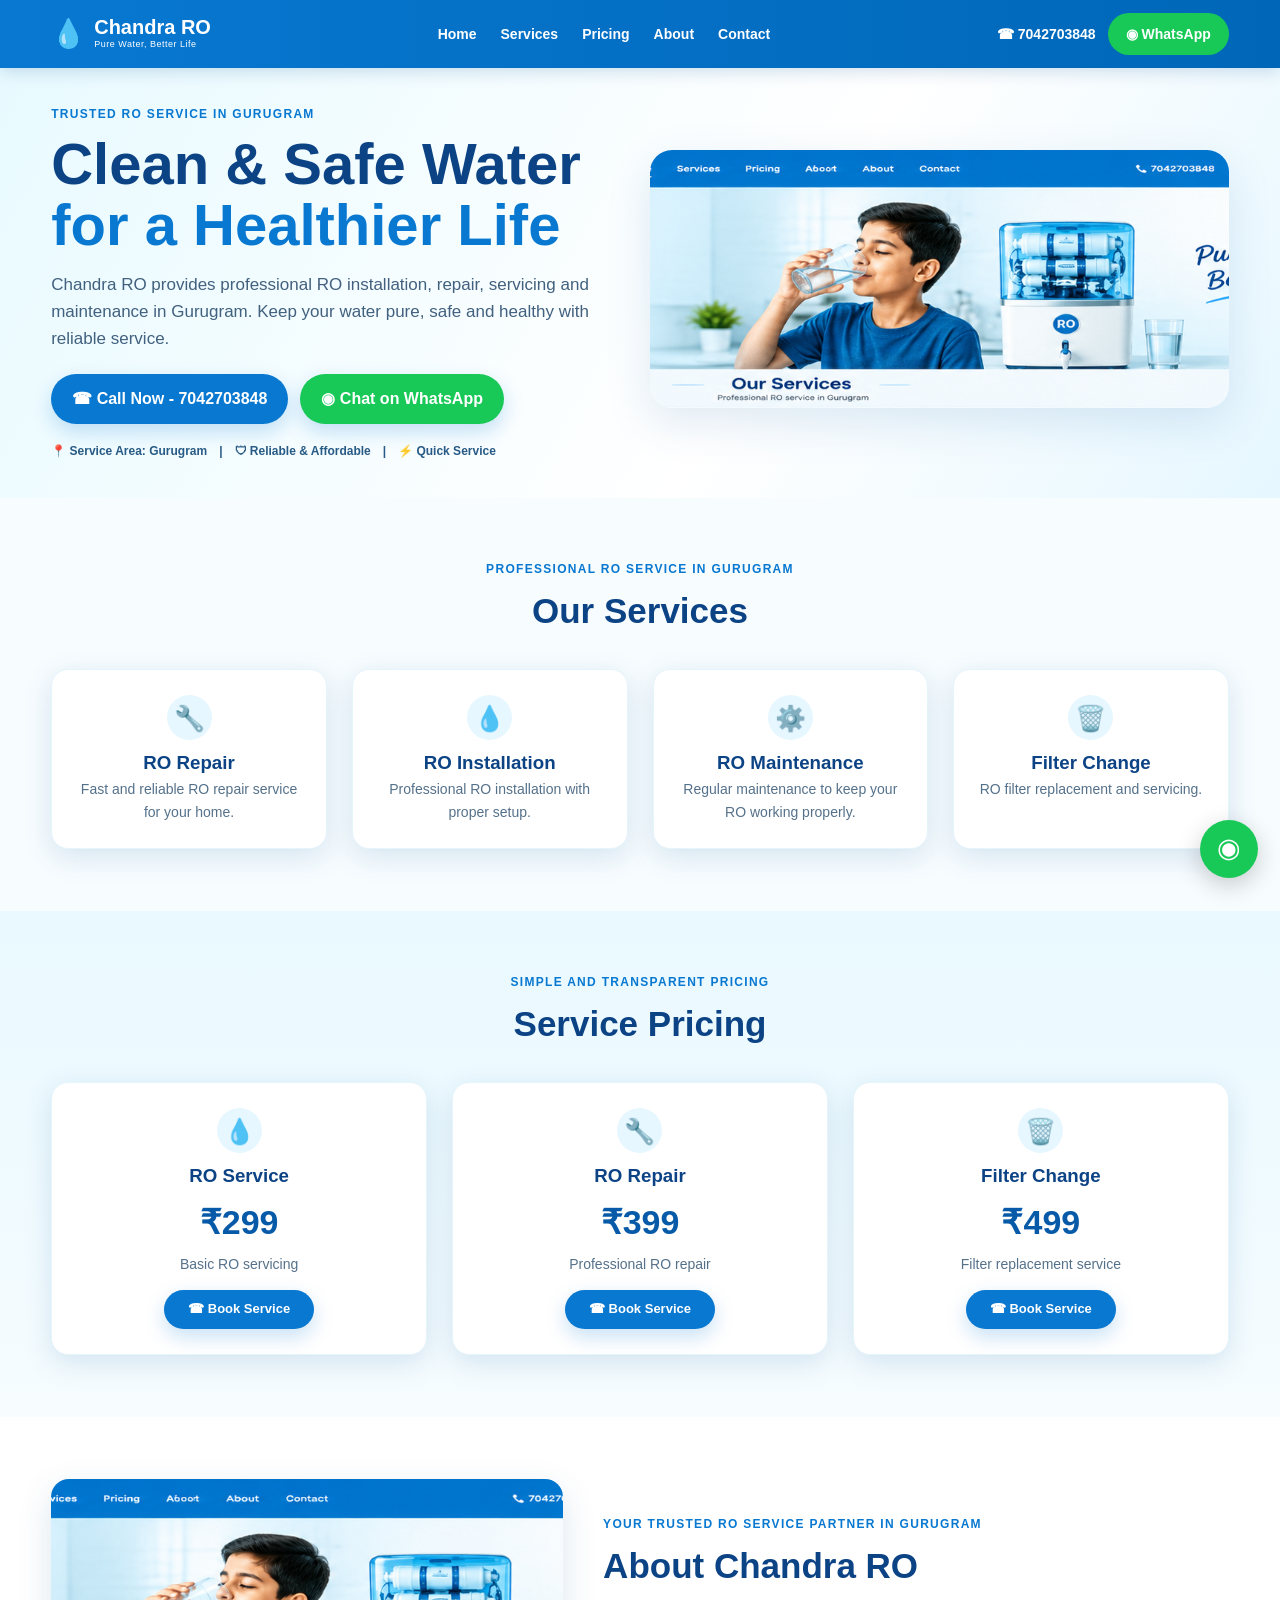
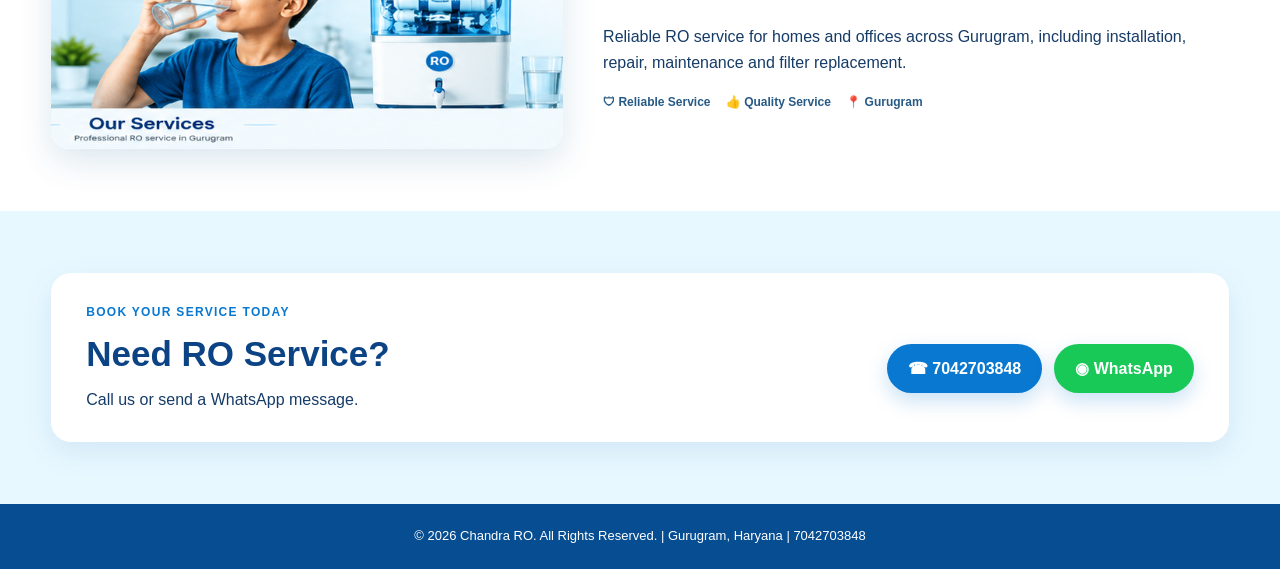
<file: index.html>
<!DOCTYPE html>
<html lang="en">
<head>
<meta charset="UTF-8">
<meta name="viewport" content="width=device-width, initial-scale=1.0">
<meta name="google-site-verification" content="Vr68wD5uhzAJWEFd6uq1p_Ltqs3eL-HKaNSiXG2JEhk">
<title>Chandra RO | RO Service, Repair & Installation in Gurugram</title>
<meta name="description" content="Chandra RO provides RO installation, repair, servicing, maintenance and filter replacement in Gurugram, Haryana. Call 7042703848 or WhatsApp for service.">
<meta name="robots" content="index, follow">
<link rel="stylesheet" href="style.css">
<script type="application/ld+json">
{"@context":"https://schema.org","@type":"LocalBusiness","name":"Chandra RO","telephone":"+91-7042703848","areaServed":"Gurugram, Haryana, India","url":"https://pratikprabhakar200-cmd.github.io/chandra-ro/"}
</script>
</head>
<body>
<header class="topbar"><div class="container nav">
<a class="brand" href="#home">💧 <span><b>Chandra RO</b><small>Pure Water, Better Life</small></span></a>
<nav><a href="#home">Home</a><a href="#services">Services</a><a href="#pricing">Pricing</a><a href="#about">About</a><a href="#contact">Contact</a></nav>
<div class="actions"><a href="tel:+917042703848">☎ 7042703848</a><a class="wa" href="https://wa.me/917042703848" target="_blank">◉ WhatsApp</a></div>
</div></header>

<section class="hero" id="home"><div class="container hero-grid">
<div><p class="eyebrow">TRUSTED RO SERVICE IN GURUGRAM</p><h1>Clean & Safe Water<br><span>for a Healthier Life</span></h1>
<p>Chandra RO provides professional RO installation, repair, servicing and maintenance in Gurugram. Keep your water pure, safe and healthy with reliable service.</p>
<div class="buttons"><a class="btn" href="tel:+917042703848">☎ Call Now - 7042703848</a><a class="wa btn" href="https://wa.me/917042703848" target="_blank">◉ Chat on WhatsApp</a></div>
<div class="trust">📍 Service Area: Gurugram　|　🛡 Reliable & Affordable　|　⚡ Quick Service</div></div>
<div class="hero-img"><img src="hero-ro.png" alt="Boy drinking water beside an RO purifier"></div>
</div></section>

<section class="section" id="services"><div class="container"><p class="eyebrow">PROFESSIONAL RO SERVICE IN GURUGRAM</p><h2>Our Services</h2>
<div class="grid four">
<article class="card"><i>🔧</i><h3>RO Repair</h3><p>Fast and reliable RO repair service for your home.</p></article>
<article class="card"><i>💧</i><h3>RO Installation</h3><p>Professional RO installation with proper setup.</p></article>
<article class="card"><i>⚙️</i><h3>RO Maintenance</h3><p>Regular maintenance to keep your RO working properly.</p></article>
<article class="card"><i>🗑️</i><h3>Filter Change</h3><p>RO filter replacement and servicing.</p></article>
</div></div></section>

<section class="section pricing" id="pricing"><div class="container"><p class="eyebrow">SIMPLE AND TRANSPARENT PRICING</p><h2>Service Pricing</h2>
<div class="grid three">
<article class="card price-card"><i>💧</i><h3>RO Service</h3><strong>₹299</strong><p>Basic RO servicing</p><a class="btn" href="tel:+917042703848">☎ Book Service</a></article>
<article class="card price-card"><i>🔧</i><h3>RO Repair</h3><strong>₹399</strong><p>Professional RO repair</p><a class="btn" href="tel:+917042703848">☎ Book Service</a></article>
<article class="card price-card"><i>🗑️</i><h3>Filter Change</h3><strong>₹499</strong><p>Filter replacement service</p><a class="btn" href="tel:+917042703848">☎ Book Service</a></article>
</div></div></section>

<section class="section about" id="about"><div class="container about-grid"><div class="water"></div><div><p class="eyebrow">YOUR TRUSTED RO SERVICE PARTNER IN GURUGRAM</p><h2>About Chandra RO</h2><p>Reliable RO service for homes and offices across Gurugram, including installation, repair, maintenance and filter replacement.</p><div class="trust">🛡 Reliable Service　 👍 Quality Service　 📍 Gurugram</div></div></div></section>

<section class="section contact" id="contact"><div class="container contact-box"><div><p class="eyebrow">BOOK YOUR SERVICE TODAY</p><h2>Need RO Service?</h2><p>Call us or send a WhatsApp message.</p></div><div class="buttons"><a class="btn" href="tel:+917042703848">☎ 7042703848</a><a class="wa btn" href="https://wa.me/917042703848" target="_blank">◉ WhatsApp</a></div></div></section>

<footer>© 2026 Chandra RO. All Rights Reserved. | Gurugram, Haryana | <a href="tel:+917042703848">7042703848</a></footer>
<a class="float-wa" href="https://wa.me/917042703848" target="_blank" aria-label="WhatsApp">◉</a>
</body></html>
</file>
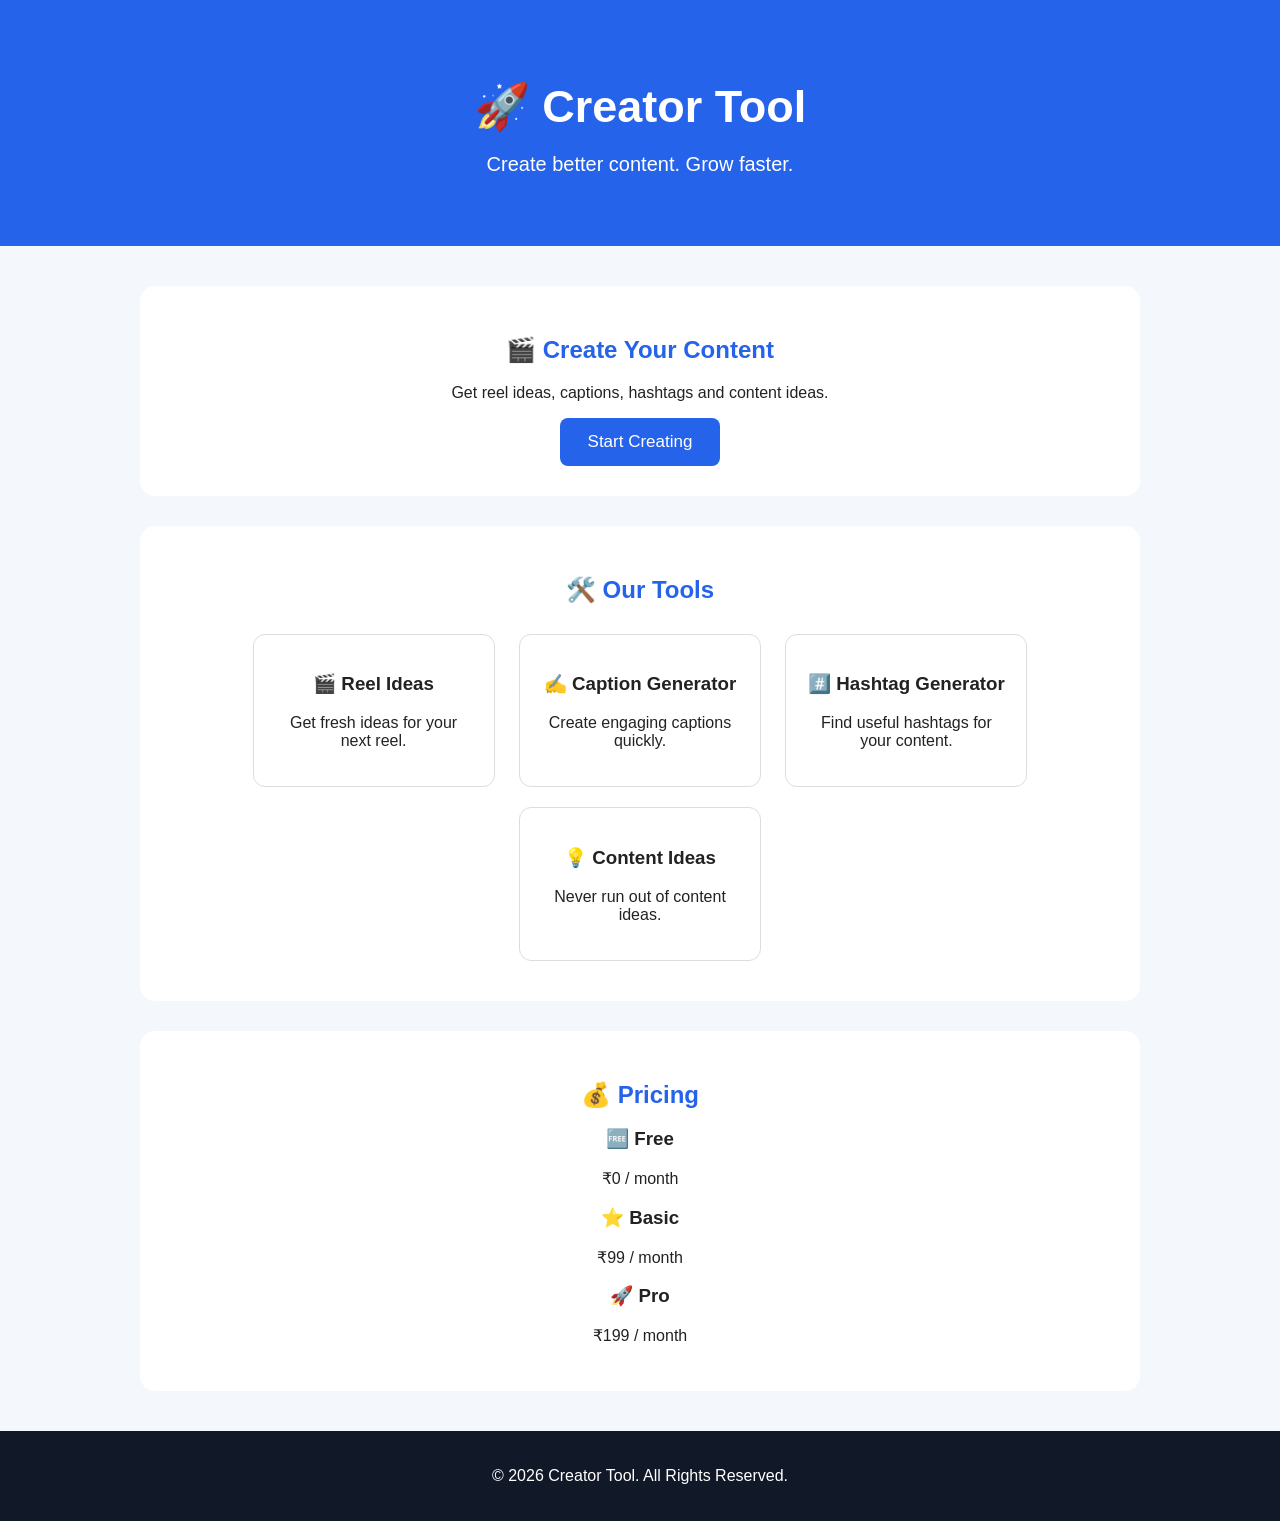
<file: creator-tool.html>
<!DOCTYPE html>
<html lang="en">

<head>

    <meta charset="UTF-8">

    <meta name="viewport" content="width=device-width, initial-scale=1.0">

    <title>Creator Tool</title>

    <link rel="stylesheet" href="creator-style.css">

</head>

<body>

    <header>

        <h1>🚀 Creator Tool</h1>

        <p>Create better content. Grow faster.</p>

    </header>


    <main>

        <section>

            <h2>🎬 Create Your Content</h2>

            <p>
                Get reel ideas, captions, hashtags and content ideas.
            </p>

            <button>Start Creating</button>

        </section>


        <section>

            <h2>🛠️ Our Tools</h2>

            <div>

                <h3>🎬 Reel Ideas</h3>
                <p>Get fresh ideas for your next reel.</p>

            </div>

            <div>

                <h3>✍️ Caption Generator</h3>
                <p>Create engaging captions quickly.</p>

            </div>

            <div>

                <h3>#️⃣ Hashtag Generator</h3>
                <p>Find useful hashtags for your content.</p>

            </div>

            <div>

                <h3>💡 Content Ideas</h3>
                <p>Never run out of content ideas.</p>

            </div>

        </section>


        <section>

            <h2>💰 Pricing</h2>

            <h3>🆓 Free</h3>
            <p>₹0 / month</p>

            <h3>⭐ Basic</h3>
            <p>₹99 / month</p>

            <h3>🚀 Pro</h3>
            <p>₹199 / month</p>

        </section>

    </main>


    <footer>

        <p>© 2026 Creator Tool. All Rights Reserved.</p>

    </footer>


    <script src="creator-script.js"></script>

</body>

</html>
</file>
<file: style.css>
*{margin:0;padding:0;box-sizing:border-box}html{scroll-behavior:smooth}body{font-family:Arial,sans-serif;color:#153b67;background:#f7fcff;line-height:1.6}a{text-decoration:none}.container{width:min(1200px,92%);margin:auto}.topbar{position:sticky;top:0;z-index:20;background:linear-gradient(90deg,#0878d1,#0067b8);color:#fff;box-shadow:0 3px 16px #004c8c30}.nav{min-height:68px;display:flex;align-items:center;justify-content:space-between;gap:20px}.brand{color:#fff;display:flex;gap:8px;align-items:center;font-size:28px}.brand b{display:block;font-size:20px;line-height:1}.brand small{display:block;font-size:9px;letter-spacing:.5px}.nav nav{display:flex;gap:24px}.nav nav a,.actions a{color:#fff;font-weight:bold;font-size:14px}.actions{display:flex;gap:12px;align-items:center;white-space:nowrap}.wa{background:#18c957!important;color:#fff!important;border-radius:25px;padding:10px 18px}.hero{background:linear-gradient(120deg,#e8faff,#fff 60%,#e6f7ff);overflow:hidden}.hero-grid{min-height:430px;display:grid;grid-template-columns:1fr 1fr;align-items:center;gap:20px}.eyebrow{color:#0878d1;font-size:12px;font-weight:800;letter-spacing:1.3px}.hero h1{font-size:clamp(38px,5vw,58px);line-height:1.05;color:#0c4385;margin:10px 0 15px}.hero h1 span{color:#0878d1}.hero p:not(.eyebrow){max-width:580px;color:#42617e;font-size:17px}.buttons{display:flex;gap:12px;flex-wrap:wrap;margin-top:22px}.btn{display:inline-block;background:#0878d1;color:#fff;padding:12px 21px;border-radius:25px;font-weight:800;box-shadow:0 8px 20px #0878d138}.trust{margin-top:18px;color:#275a85;font-size:12px;font-weight:bold}.hero-img img{width:100%;max-height:390px;object-fit:cover;border-radius:22px;box-shadow:0 15px 45px #005aa020}.section{padding:62px 0;text-align:center}.section h2{color:#0c4385;font-size:35px;margin:4px 0 30px}.grid{display:grid;gap:25px}.four{grid-template-columns:repeat(4,1fr)}.three{grid-template-columns:repeat(3,1fr)}.card{background:#fff;border-radius:17px;padding:25px 20px;min-height:160px;box-shadow:0 8px 28px #1a609126;border:1px solid #e6f4fb;transition:.25s}.card:hover{transform:translateY(-6px)}.card i{font-style:normal;font-size:25px;display:grid;place-items:center;width:45px;height:45px;margin:0 auto 8px;border-radius:50%;background:#e6f7ff}.card h3{color:#0c4385}.card p{color:#55718a;font-size:14px}.pricing{background:linear-gradient(#e9f9ff,#f6fcff)}.price-card strong{display:block;font-size:34px;color:#075aa8;margin:4px}.price-card .btn{margin-top:14px;padding:9px 24px;font-size:13px}.about{background:#fff}.about-grid{display:grid;grid-template-columns:.9fr 1.1fr;gap:40px;align-items:center;text-align:left}.water{min-height:270px;border-radius:18px;background:url("hero-ro.png") center/cover;box-shadow:0 12px 35px #00559124}.contact{background:#e8f8ff}.contact-box{background:#fff;border-radius:20px;padding:30px 35px;display:flex;justify-content:space-between;align-items:center;gap:25px;text-align:left;box-shadow:0 10px 30px #0064aa1a}.contact-box h2{margin-bottom:5px}footer{background:#064d91;color:#fff;text-align:center;padding:22px;font-size:13px}footer a{color:#fff}.float-wa{position:fixed;right:22px;bottom:22px;width:58px;height:58px;display:grid;place-items:center;background:#18c957;color:#fff;border-radius:50%;font-size:27px;box-shadow:0 7px 25px #0003;z-index:50}@media(max-width:1000px){.nav nav{gap:12px}.actions>a:first-child{display:none}.four{grid-template-columns:repeat(2,1fr)}}@media(max-width:760px){.nav{flex-wrap:wrap;justify-content:center;padding:10px 0}.nav nav{order:3;width:100%;justify-content:center;flex-wrap:wrap}.hero-grid,.about-grid{grid-template-columns:1fr}.hero-grid{padding:45px 0}.three,.four{grid-template-columns:1fr}.contact-box{flex-direction:column;align-items:flex-start}.hero-img img{max-height:300px}}
</file>
<file: creator-style.css>
body {
    margin: 0;
    font-family: Arial, sans-serif;
    background-color: #f4f7fb;
    color: #222;
}

header {
    background-color: #2563eb;
    color: white;
    text-align: center;
    padding: 50px 20px;
}

header h1 {
    font-size: 45px;
    margin-bottom: 10px;
}

header p {
    font-size: 20px;
}

main {
    max-width: 1000px;
    margin: 40px auto;
    padding: 0 20px;
}

section {
    background-color: white;
    padding: 30px;
    margin-bottom: 30px;
    border-radius: 15px;
    text-align: center;
}

section h2 {
    color: #2563eb;
}

section div {
    display: inline-block;
    width: 200px;
    margin: 10px;
    padding: 20px;
    border: 1px solid #ddd;
    border-radius: 12px;
}

button {
    background-color: #2563eb;
    color: white;
    border: none;
    padding: 14px 28px;
    font-size: 17px;
    border-radius: 8px;
    cursor: pointer;
}

button:hover {
    background-color: #1d4ed8;
}

footer {
    background-color: #111827;
    color: white;
    text-align: center;
    padding: 20px;
}
</file>
